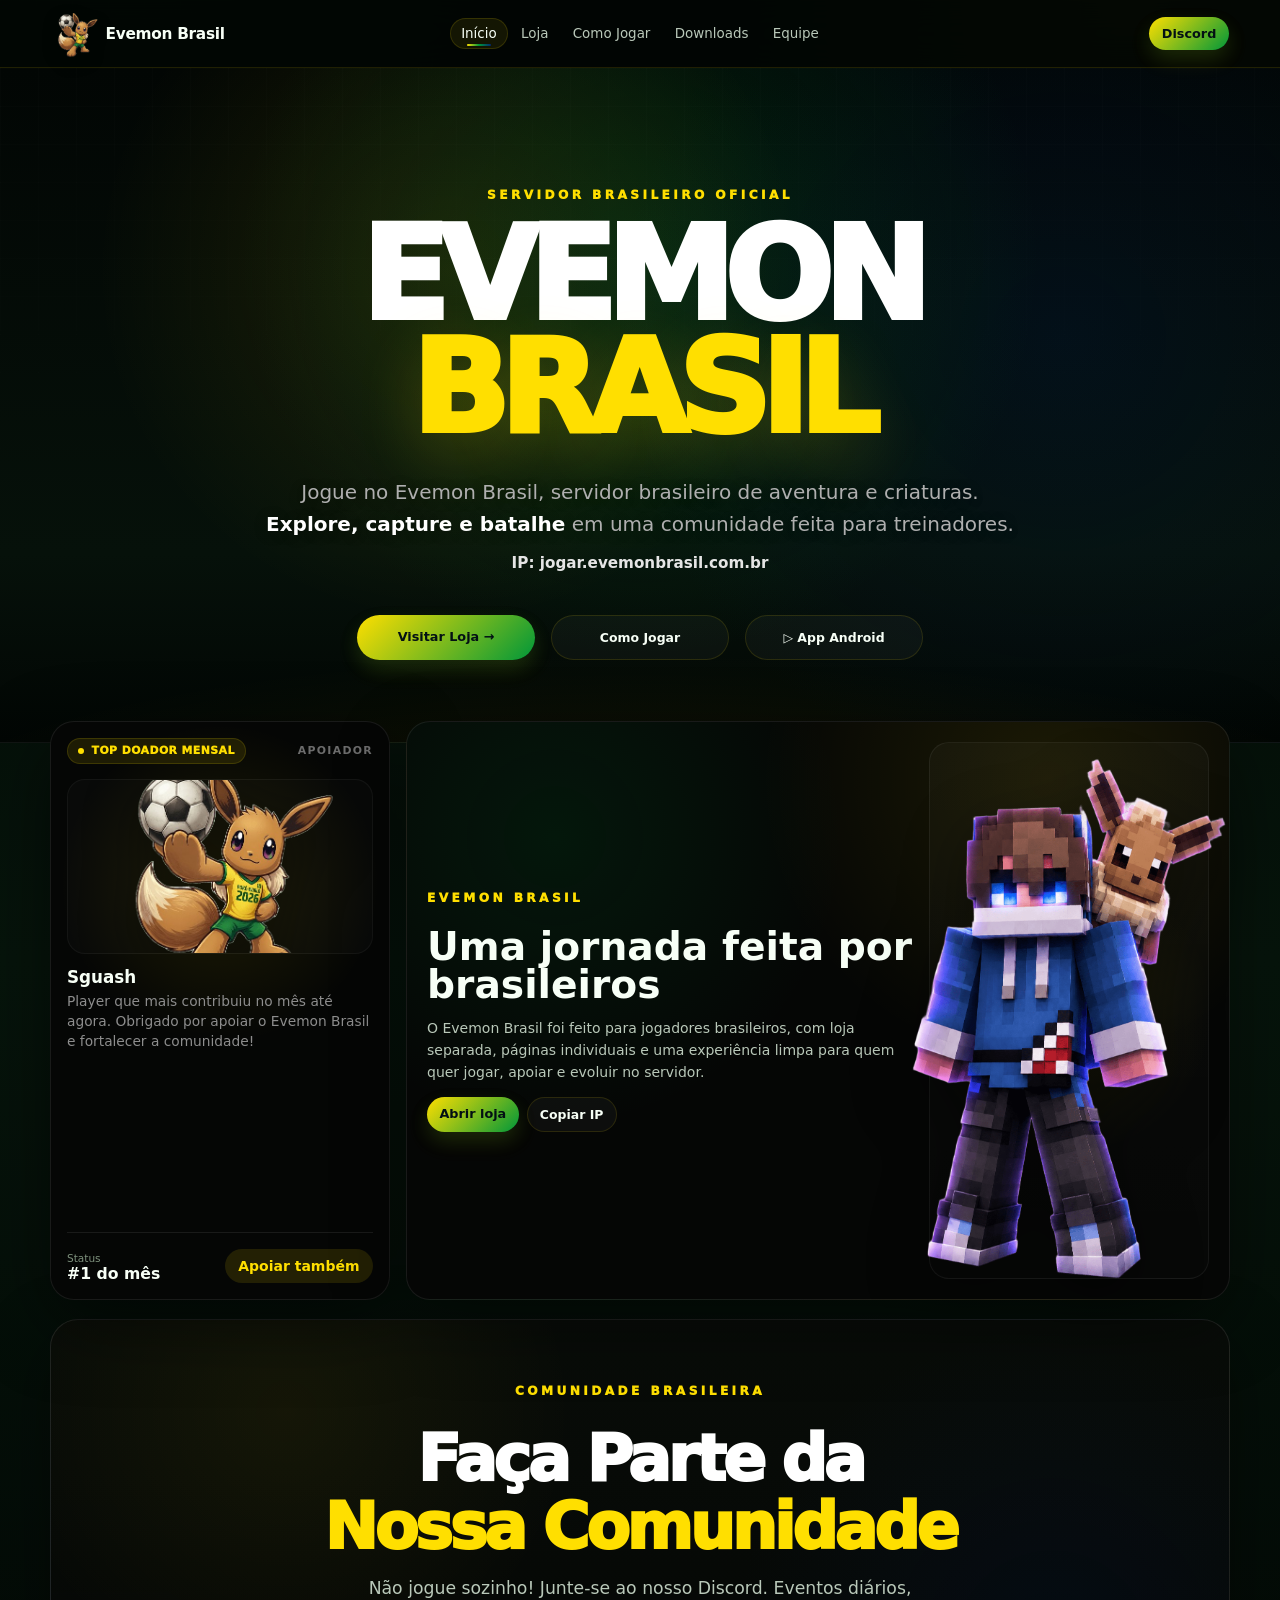
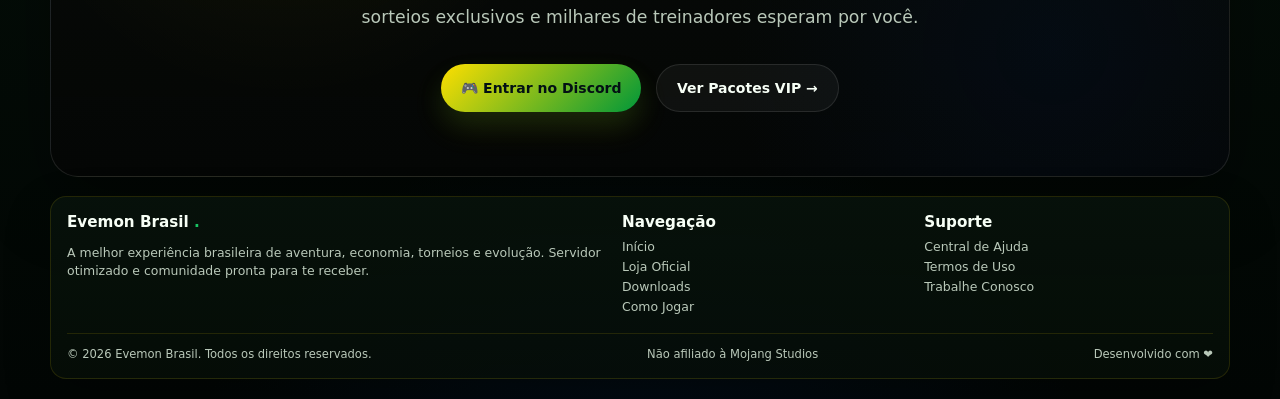
<file: index.html>
<!DOCTYPE html>
<html lang="pt-BR">
<head>
  <meta charset="UTF-8" />
  <meta name="viewport" content="width=device-width, initial-scale=1.0" />
  <title>Evemon Brasil - Início</title>
  <link rel="stylesheet" href="/assets/styles.css" />
</head>
<body>
  <header class="topbar">
    <a class="brand" href="/">
      <span class="brand-mascot"><img src="/assets/mascote.png" alt="Mascote Evemon Brasil"></span>
      <span>Evemon Brasil</span>
    </a>
    <nav class="nav">
      <a href="/" class="active">Início</a>
      <a href="/shop">Loja</a>
      <a href="/como-jogar">Como Jogar</a>
      <a href="/downloads">Downloads</a>
      <a href="/equipe">Equipe</a>
    </nav>
    <a class="discord-btn" href="https://discord.gg" target="_blank">Discord</a>
  </header>
  <section class="home-hero" id="inicio">
    <div class="home-hero-content">
      <span class="home-kicker">Servidor brasileiro oficial</span>
      <h1 class="home-title"><span>Evemon</span><span>Brasil</span></h1>
      <p class="home-subtitle">Jogue no Evemon Brasil, servidor brasileiro de aventura e criaturas. <b>Explore, capture e batalhe</b> em uma comunidade feita para treinadores.</p>
      <div class="home-ip">IP: jogar.evemonbrasil.com.br</div>
      <div class="home-actions">
        <a class="primary-btn" href="/shop">Visitar Loja →</a>
        <a class="ghost-btn" href="/como-jogar">Como Jogar</a>
        <a class="ghost-btn" href="/downloads">▷ App Android</a>
      </div>
    </div>
  </section>

  <section class="home-featured-wrap">
    <article class="home-feature-card donor-card">
      <div class="home-feature-top">
        <span class="home-feature-badge">Top doador mensal</span>
        <span class="home-feature-category">Apoiador</span>
      </div>
      <div class="donor-avatar">
        <img src="/assets/mascote.png" alt="Mascote Evemon Brasil">
      </div>
      <h2>Sguash</h2>
      <p>Player que mais contribuiu no mês até agora. Obrigado por apoiar o Evemon Brasil e fortalecer a comunidade!</p>
      <div class="home-feature-bottom">
        <div><span class="value-label">Status</span><span class="price">#1 do mês</span></div>
        <a class="details-btn" href="/shop">Apoiar também</a>
      </div>
    </article>

    <div class="home-panel home-panel-mascot">
      <div>
        <span class="home-kicker">Evemon Brasil</span>
        <h2>Uma jornada feita por brasileiros</h2>
        <p>O Evemon Brasil foi feito para jogadores brasileiros, com loja separada, páginas individuais e uma experiência limpa para quem quer jogar, apoiar e evoluir no servidor.</p>
        <div class="hero-actions">
          <a class="primary-btn" href="/shop">Abrir loja</a>
          <button class="ghost-btn copy-ip" data-copy="jogar.evemonbrasil.com.br">Copiar IP</button>
        </div>
      </div>
      <div class="panel-mascot-box"><img src="/assets/jornada.png" alt="Personagem azul com mascote Evemon"></div>
    </div>
  </section>

  <section class="community-section" id="comunidade">
    <div class="community-card">
      <span class="home-kicker">Comunidade brasileira</span>
      <h2>Faça Parte da<br><span>Nossa Comunidade</span></h2>
      <p>Não jogue sozinho! Junte-se ao nosso Discord. Eventos diários, sorteios exclusivos e milhares de treinadores esperam por você.</p>
      <div class="community-actions">
        <a class="community-discord" href="https://discord.gg" target="_blank">🎮 Entrar no Discord</a>
        <a class="community-vip" href="/shop">Ver Pacotes VIP →</a>
      </div>
    </div>
  </section>

  <footer class="glass">
    <div>
      <h3>Evemon Brasil <span class="dot">.</span></h3>
      <p>A melhor experiência brasileira de aventura, economia, torneios e evolução. Servidor otimizado e comunidade pronta para te receber.</p>
    </div>
    <div>
      <h4>Navegação</h4>
      <a href="/">Início</a>
      <a href="/shop">Loja Oficial</a>
      <a href="/downloads">Downloads</a>
      <a href="/como-jogar">Como Jogar</a>
    </div>
    <div>
      <h4>Suporte</h4>
      <a href="https://discord.gg" target="_blank">Central de Ajuda</a>
      <a href="#">Termos de Uso</a>
      <a href="/equipe">Trabalhe Conosco</a>
    </div>
    <p class="copyright"><span>© 2026 Evemon Brasil. Todos os direitos reservados.</span><span>Não afiliado à Mojang Studios</span><span>Desenvolvido com ❤️</span></p>
  </footer>
<script src="/assets/common.js"></script>
</body>
</html>
</file>
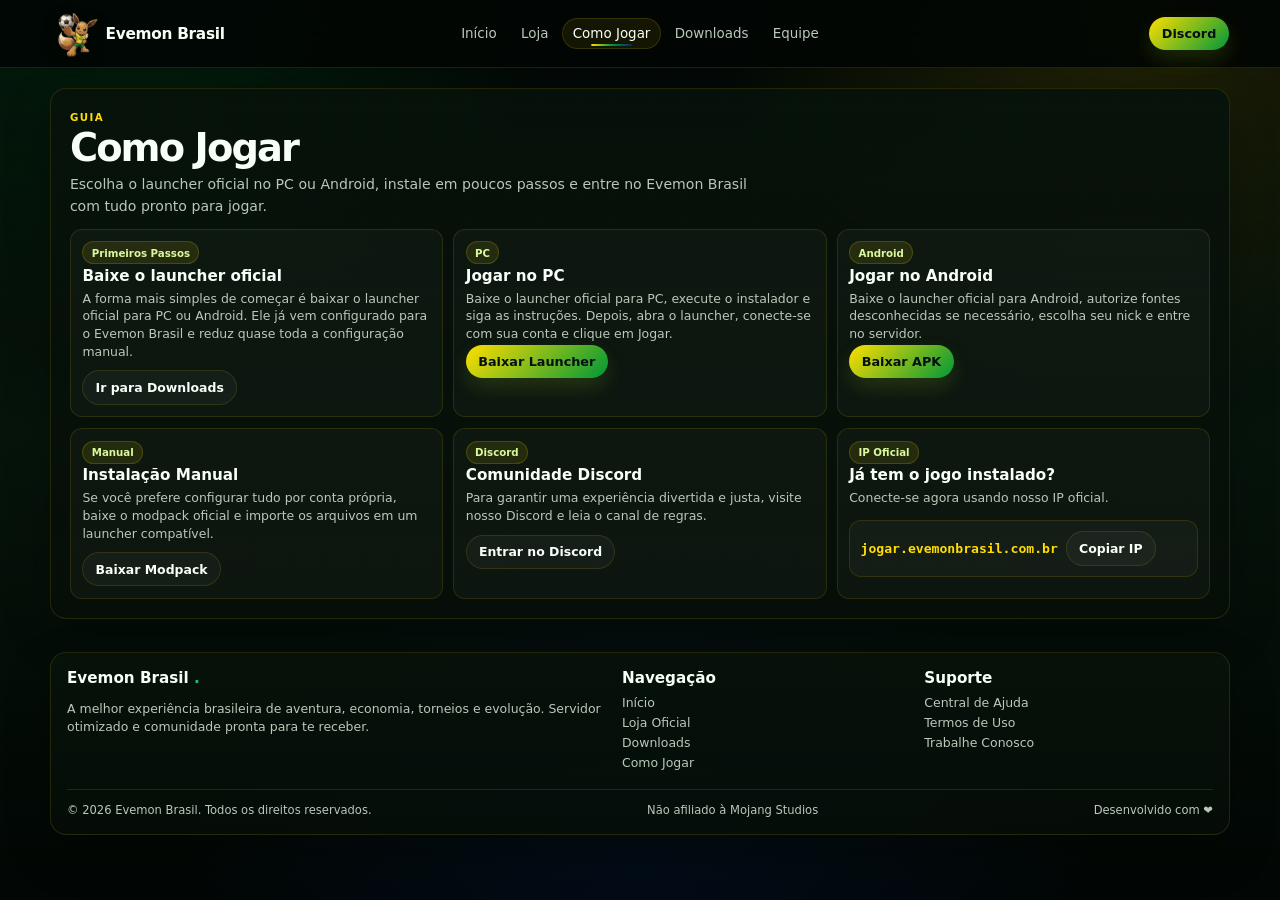
<file: como-jogar.html>
<!DOCTYPE html>
<html lang="pt-BR">
<head>
  <meta charset="UTF-8" />
  <meta name="viewport" content="width=device-width, initial-scale=1.0" />
  <title>Evemon Brasil - Como Jogar</title>
  <link rel="stylesheet" href="/assets/styles.css" />
</head>
<body>
  <header class="topbar">
    <a class="brand" href="/">
      <span class="brand-mascot"><img src="/assets/mascote.png" alt="Mascote Evemon Brasil"></span>
      <span>Evemon Brasil</span>
    </a>
    <nav class="nav">
      <a href="/">Início</a>
      <a href="/shop">Loja</a>
      <a href="/como-jogar" class="active">Como Jogar</a>
      <a href="/downloads">Downloads</a>
      <a href="/equipe">Equipe</a>
    </nav>
    <a class="discord-btn" href="https://discord.gg" target="_blank">Discord</a>
  </header>
  <main class="page page-pad">
    <section class="glass site-section" id="como-jogar">
      <span class="eyebrow">Guia</span>
      <h2 class="section-title-big">Como Jogar</h2>
      <p class="section-lead">Escolha o launcher oficial no PC ou Android, instale em poucos passos e entre no Evemon Brasil com tudo pronto para jogar.</p>

      <div class="info-grid">
        <article class="info-card">
          <span class="pill">Primeiros Passos</span>
          <h3>Baixe o launcher oficial</h3>
          <p>A forma mais simples de começar é baixar o launcher oficial para PC ou Android. Ele já vem configurado para o Evemon Brasil e reduz quase toda a configuração manual.</p>
          <a class="ghost-btn" href="/downloads">Ir para Downloads</a>
        </article>
        <article class="info-card">
          <span class="pill">PC</span>
          <h3>Jogar no PC</h3>
          <p>Baixe o launcher oficial para PC, execute o instalador e siga as instruções. Depois, abra o launcher, conecte-se com sua conta e clique em Jogar.</p>
          <a class="primary-btn" href="/downloads">Baixar Launcher</a>
        </article>
        <article class="info-card">
          <span class="pill">Android</span>
          <h3>Jogar no Android</h3>
          <p>Baixe o launcher oficial para Android, autorize fontes desconhecidas se necessário, escolha seu nick e entre no servidor.</p>
          <a class="primary-btn" href="/downloads">Baixar APK</a>
        </article>
      </div>

      <div class="info-grid">
        <article class="info-card">
          <span class="pill">Manual</span>
          <h3>Instalação Manual</h3>
          <p>Se você prefere configurar tudo por conta própria, baixe o modpack oficial e importe os arquivos em um launcher compatível.</p>
          <a class="ghost-btn" href="/downloads">Baixar Modpack</a>
        </article>
        <article class="info-card">
          <span class="pill">Discord</span>
          <h3>Comunidade Discord</h3>
          <p>Para garantir uma experiência divertida e justa, visite nosso Discord e leia o canal de regras.</p>
          <a class="ghost-btn" href="https://discord.gg" target="_blank">Entrar no Discord</a>
        </article>
        <article class="info-card">
          <span class="pill">IP Oficial</span>
          <h3>Já tem o jogo instalado?</h3>
          <p>Conecte-se agora usando nosso IP oficial.</p>
          <div class="ip-box"><code>jogar.evemonbrasil.com.br</code><button class="ghost-btn copy-ip" data-copy="jogar.evemonbrasil.com.br">Copiar IP</button></div>
        </article>
      </div>
    </section>
  </main>
  <footer class="glass">
    <div>
      <h3>Evemon Brasil <span class="dot">.</span></h3>
      <p>A melhor experiência brasileira de aventura, economia, torneios e evolução. Servidor otimizado e comunidade pronta para te receber.</p>
    </div>
    <div>
      <h4>Navegação</h4>
      <a href="/">Início</a>
      <a href="/shop">Loja Oficial</a>
      <a href="/downloads">Downloads</a>
      <a href="/como-jogar">Como Jogar</a>
    </div>
    <div>
      <h4>Suporte</h4>
      <a href="https://discord.gg" target="_blank">Central de Ajuda</a>
      <a href="#">Termos de Uso</a>
      <a href="/equipe">Trabalhe Conosco</a>
    </div>
    <p class="copyright"><span>© 2026 Evemon Brasil. Todos os direitos reservados.</span><span>Não afiliado à Mojang Studios</span><span>Desenvolvido com ❤️</span></p>
  </footer>
<script src="/assets/common.js"></script>
</body>
</html>
</file>
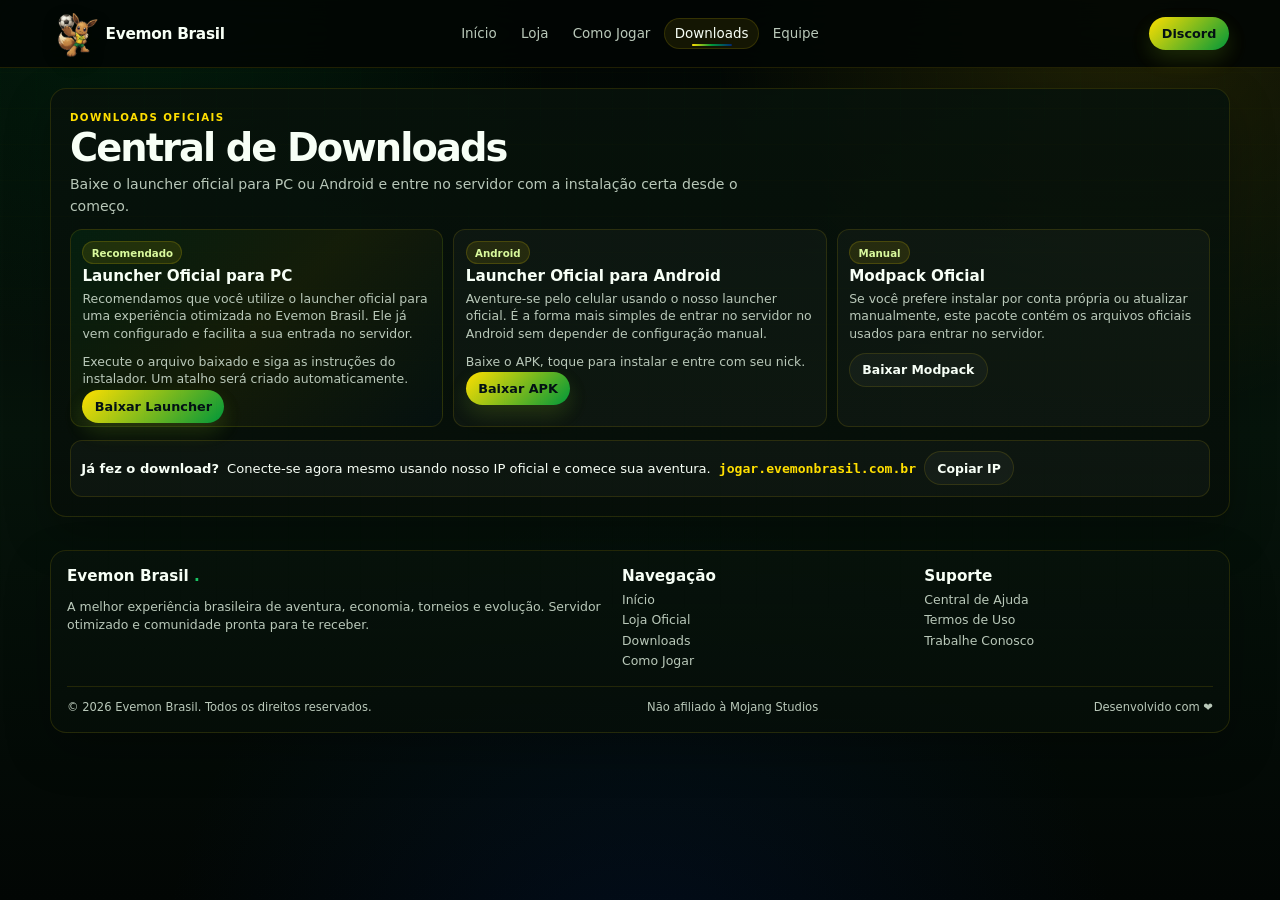
<file: downloads.html>
<!DOCTYPE html>
<html lang="pt-BR">
<head>
  <meta charset="UTF-8" />
  <meta name="viewport" content="width=device-width, initial-scale=1.0" />
  <title>Evemon Brasil - Downloads</title>
  <link rel="stylesheet" href="/assets/styles.css" />
</head>
<body>
  <header class="topbar">
    <a class="brand" href="/">
      <span class="brand-mascot"><img src="/assets/mascote.png" alt="Mascote Evemon Brasil"></span>
      <span>Evemon Brasil</span>
    </a>
    <nav class="nav">
      <a href="/">Início</a>
      <a href="/shop">Loja</a>
      <a href="/como-jogar">Como Jogar</a>
      <a href="/downloads" class="active">Downloads</a>
      <a href="/equipe">Equipe</a>
    </nav>
    <a class="discord-btn" href="https://discord.gg" target="_blank">Discord</a>
  </header>
  <main class="page page-pad">
    <section class="glass site-section" id="downloads">
      <span class="eyebrow">Downloads oficiais</span>
      <h2 class="section-title-big">Central de Downloads</h2>
      <p class="section-lead">Baixe o launcher oficial para PC ou Android e entre no servidor com a instalação certa desde o começo.</p>

      <div class="download-grid">
        <article class="download-card featured-download">
          <span class="pill">Recomendado</span>
          <h3>Launcher Oficial para PC</h3>
          <p>Recomendamos que você utilize o launcher oficial para uma experiência otimizada no Evemon Brasil. Ele já vem configurado e facilita a sua entrada no servidor.</p>
          <p>Execute o arquivo baixado e siga as instruções do instalador. Um atalho será criado automaticamente.</p>
          <a class="primary-btn" href="#">Baixar Launcher</a>
        </article>
        <article class="download-card">
          <span class="pill">Android</span>
          <h3>Launcher Oficial para Android</h3>
          <p>Aventure-se pelo celular usando o nosso launcher oficial. É a forma mais simples de entrar no servidor no Android sem depender de configuração manual.</p>
          <p>Baixe o APK, toque para instalar e entre com seu nick.</p>
          <a class="primary-btn" href="#">Baixar APK</a>
        </article>
        <article class="download-card">
          <span class="pill">Manual</span>
          <h3>Modpack Oficial</h3>
          <p>Se você prefere instalar por conta própria ou atualizar manualmente, este pacote contém os arquivos oficiais usados para entrar no servidor.</p>
          <a class="ghost-btn" href="#">Baixar Modpack</a>
        </article>
      </div>

      <div class="ip-box">
        <strong>Já fez o download?</strong>
        <span>Conecte-se agora mesmo usando nosso IP oficial e comece sua aventura.</span>
        <code>jogar.evemonbrasil.com.br</code>
        <button class="ghost-btn copy-ip" data-copy="jogar.evemonbrasil.com.br">Copiar IP</button>
      </div>
    </section>
  </main>
  <footer class="glass">
    <div>
      <h3>Evemon Brasil <span class="dot">.</span></h3>
      <p>A melhor experiência brasileira de aventura, economia, torneios e evolução. Servidor otimizado e comunidade pronta para te receber.</p>
    </div>
    <div>
      <h4>Navegação</h4>
      <a href="/">Início</a>
      <a href="/shop">Loja Oficial</a>
      <a href="/downloads">Downloads</a>
      <a href="/como-jogar">Como Jogar</a>
    </div>
    <div>
      <h4>Suporte</h4>
      <a href="https://discord.gg" target="_blank">Central de Ajuda</a>
      <a href="#">Termos de Uso</a>
      <a href="/equipe">Trabalhe Conosco</a>
    </div>
    <p class="copyright"><span>© 2026 Evemon Brasil. Todos os direitos reservados.</span><span>Não afiliado à Mojang Studios</span><span>Desenvolvido com ❤️</span></p>
  </footer>
<script src="/assets/common.js"></script>
</body>
</html>
</file>
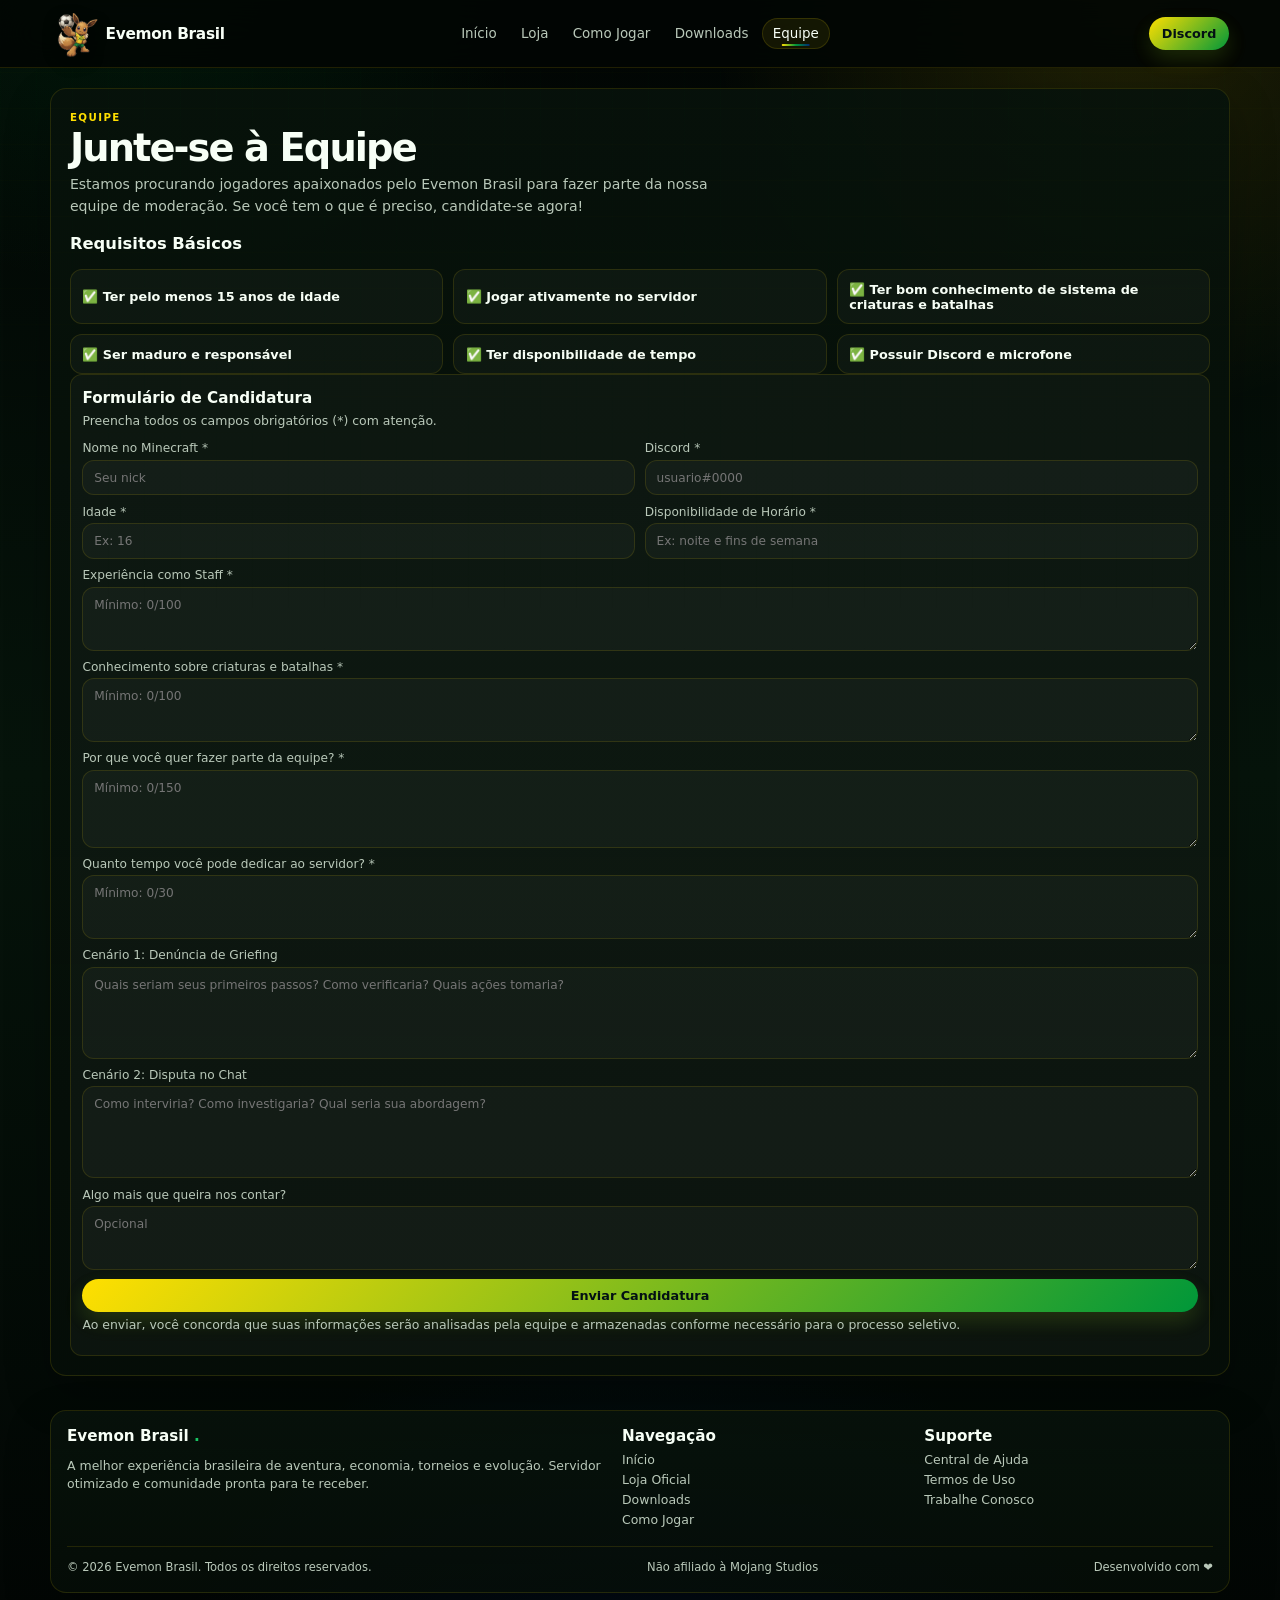
<file: equipe.html>
<!DOCTYPE html>
<html lang="pt-BR">
<head>
  <meta charset="UTF-8" />
  <meta name="viewport" content="width=device-width, initial-scale=1.0" />
  <title>Evemon Brasil - Equipe</title>
  <link rel="stylesheet" href="/assets/styles.css" />
</head>
<body>
  <header class="topbar">
    <a class="brand" href="/">
      <span class="brand-mascot"><img src="/assets/mascote.png" alt="Mascote Evemon Brasil"></span>
      <span>Evemon Brasil</span>
    </a>
    <nav class="nav">
      <a href="/">Início</a>
      <a href="/shop">Loja</a>
      <a href="/como-jogar">Como Jogar</a>
      <a href="/downloads">Downloads</a>
      <a href="/equipe" class="active">Equipe</a>
    </nav>
    <a class="discord-btn" href="https://discord.gg" target="_blank">Discord</a>
  </header>
  <main class="page page-pad">
    <section class="glass site-section" id="equipe">
      <span class="eyebrow">Equipe</span>
      <h2 class="section-title-big">Junte-se à Equipe</h2>
      <p class="section-lead">Estamos procurando jogadores apaixonados pelo Evemon Brasil para fazer parte da nossa equipe de moderação. Se você tem o que é preciso, candidate-se agora!</p>

      <h3>Requisitos Básicos</h3>
      <div class="requirements">
        <div class="requirement">✅ Ter pelo menos 15 anos de idade</div>
        <div class="requirement">✅ Jogar ativamente no servidor</div>
        <div class="requirement">✅ Ter bom conhecimento de sistema de criaturas e batalhas</div>
        <div class="requirement">✅ Ser maduro e responsável</div>
        <div class="requirement">✅ Ter disponibilidade de tempo</div>
        <div class="requirement">✅ Possuir Discord e microfone</div>
      </div>

      <div class="form-card">
        <h3>Formulário de Candidatura</h3>
        <p>Preencha todos os campos obrigatórios (*) com atenção.</p>
        <form class="fake-form" onsubmit="event.preventDefault(); alert('Candidatura enviada para análise da equipe.');">
          <label>Nome no Minecraft *<input placeholder="Seu nick"></label>
          <label>Discord *<input placeholder="usuario#0000"></label>
          <label>Idade *<input placeholder="Ex: 16"></label>
          <label>Disponibilidade de Horário *<input placeholder="Ex: noite e fins de semana"></label>
          <label class="full">Experiência como Staff *<textarea rows="3" placeholder="Mínimo: 0/100"></textarea></label>
          <label class="full">Conhecimento sobre criaturas e batalhas *<textarea rows="3" placeholder="Mínimo: 0/100"></textarea></label>
          <label class="full">Por que você quer fazer parte da equipe? *<textarea rows="4" placeholder="Mínimo: 0/150"></textarea></label>
          <label class="full">Quanto tempo você pode dedicar ao servidor? *<textarea rows="3" placeholder="Mínimo: 0/30"></textarea></label>
          <label class="full">Cenário 1: Denúncia de Griefing<textarea rows="5" placeholder="Quais seriam seus primeiros passos? Como verificaria? Quais ações tomaria?"></textarea></label>
          <label class="full">Cenário 2: Disputa no Chat<textarea rows="5" placeholder="Como interviria? Como investigaria? Qual seria sua abordagem?"></textarea></label>
          <label class="full">Algo mais que queira nos contar? <textarea rows="3" placeholder="Opcional"></textarea></label>
          <button class="primary-btn full" type="submit">Enviar Candidatura</button>
        </form>
        <p>Ao enviar, você concorda que suas informações serão analisadas pela equipe e armazenadas conforme necessário para o processo seletivo.</p>
      </div>
    </section>
  </main>
  <footer class="glass">
    <div>
      <h3>Evemon Brasil <span class="dot">.</span></h3>
      <p>A melhor experiência brasileira de aventura, economia, torneios e evolução. Servidor otimizado e comunidade pronta para te receber.</p>
    </div>
    <div>
      <h4>Navegação</h4>
      <a href="/">Início</a>
      <a href="/shop">Loja Oficial</a>
      <a href="/downloads">Downloads</a>
      <a href="/como-jogar">Como Jogar</a>
    </div>
    <div>
      <h4>Suporte</h4>
      <a href="https://discord.gg" target="_blank">Central de Ajuda</a>
      <a href="#">Termos de Uso</a>
      <a href="/equipe">Trabalhe Conosco</a>
    </div>
    <p class="copyright"><span>© 2026 Evemon Brasil. Todos os direitos reservados.</span><span>Não afiliado à Mojang Studios</span><span>Desenvolvido com ❤️</span></p>
  </footer>

</body>
</html>
</file>
<file: assets/styles.css>
:root {
      --bg: #020604;
      --bg-2: #06140b;
      --panel: #07120b;
      --panel-2: #0d1c10;
      --card: #0b1710;
      --card-2: #102216;
      --line: rgba(255, 223, 0, .12);
      --line-2: rgba(34, 197, 94, .22);
      --text: #f7fff6;
      --muted: #b9c8b9;
      --muted-2: #7d907c;
      --green: #19c463;
      --green-2: #009739;
      --lime: #ffdf00;
      --yellow: #ffdf00;
      --blue-br: #002776;
      --danger: #fb7185;
      --radius: 16px;
      --radius-sm: 12px;
      --shadow: 0 18px 45px rgba(0, 0, 0, .28);
    }

    * { box-sizing: border-box; }
    html { scroll-behavior: smooth; }

    body {
      margin: 0;
      min-height: 100vh;
      font-family: Inter, ui-sans-serif, system-ui, -apple-system, BlinkMacSystemFont, "Segoe UI", sans-serif;
      color: var(--text);
      background:
        radial-gradient(circle at 10% -10%, rgba(0, 151, 57, .18), transparent 28rem),
        radial-gradient(circle at 88% 0%, rgba(255, 223, 0, .12), transparent 26rem),
        radial-gradient(circle at 50% 110%, rgba(0, 39, 118, .20), transparent 30rem),
        linear-gradient(180deg, var(--bg) 0%, var(--bg-2) 48%, var(--bg) 100%);
      font-size: 14px;
    }

    body::before {
      content: "";
      position: fixed;
      inset: 0;
      pointer-events: none;
      background-image:
        linear-gradient(rgba(255,223,0,.018) 1px, transparent 1px),
        linear-gradient(90deg, rgba(25,196,99,.018) 1px, transparent 1px);
      background-size: 36px 36px;
      mask-image: linear-gradient(to bottom, rgba(0,0,0,.75), transparent 78%);
    }

    a { color: inherit; text-decoration: none; }
    button, input, textarea { font: inherit; }
    img { display: block; }

    .topbar {
      position: sticky;
      top: 0;
      z-index: 100;
      display: flex;
      align-items: center;
      justify-content: space-between;
      gap: 1rem;
      padding: .72rem clamp(1rem, 4vw, 3.8rem);
      background: rgba(2, 6, 4, .90);
      border-bottom: 1px solid var(--line);
      backdrop-filter: blur(18px);
    }

    .brand {
      display: flex;
      align-items: center;
      gap: .65rem;
      font-weight: 850;
      white-space: nowrap;
      letter-spacing: -.02em;
      font-size: .96rem;
    }

    .brand-mark {
      width: 34px;
      height: 34px;
      display: grid;
      place-items: center;
      border-radius: 10px;
      background: linear-gradient(135deg, #ffdf00, #009739);
      color: #031014;
      font-weight: 950;
      box-shadow: 0 0 22px rgba(255, 223, 0, .18), 0 0 28px rgba(0, 151, 57, .14);
      font-size: .78rem;
    }

    .dot { color: var(--green); }

    .nav {
      display: flex;
      align-items: center;
      gap: .16rem;
      color: var(--muted);
      font-size: .84rem;
    }

    .nav a {
      position: relative;
      padding: .5rem .68rem;
      border-radius: 999px;
      transition: .16s ease;
    }

    .nav a::after {
      content: "";
      position: absolute;
      left: 50%;
      bottom: .2rem;
      width: 0;
      height: 2px;
      border-radius: 999px;
      background: linear-gradient(90deg, #ffdf00, #009739, #002776);
      transform: translateX(-50%);
      transition: width .18s ease;
    }

    .nav a:hover,
    .nav a.active {
      color: var(--text);
      background: rgba(255,223,0,.075);
      box-shadow: inset 0 0 0 1px rgba(255,223,0,.14);
    }

    .nav a:hover::after,
    .nav a.active::after { width: 42%; }

    .discord-btn,
    .primary-btn,
    .product button,
    .checkout {
      border: 0;
      border-radius: 999px;
      padding: .56rem .78rem;
      font-weight: 850;
      color: #031014;
      background: linear-gradient(135deg, #ffdf00, #009739);
      cursor: pointer;
      box-shadow: 0 10px 22px rgba(255, 223, 0, .10), 0 8px 20px rgba(0, 151, 57, .10);
      transition: transform .16s ease, filter .16s ease;
      font-size: .8rem;
    }

    .discord-btn:hover,
    .primary-btn:hover,
    .product button:hover,
    .checkout:hover {
      transform: translateY(-1px);
      filter: brightness(1.04);
    }

    .ghost-btn {
      display: inline-flex;
      align-items: center;
      justify-content: center;
      border: 1px solid var(--line);
      border-radius: 999px;
      padding: .54rem .76rem;
      font-weight: 780;
      color: var(--text);
      background: rgba(255,255,255,.035);
      cursor: pointer;
      font-size: .78rem;
      transition: .16s ease;
    }

    .ghost-btn:hover {
      background: rgba(255,223,0,.065);
      border-color: rgba(255,223,0,.20);
      transform: translateY(-1px);
    }

    .page {
      width: min(1180px, calc(100% - 1.5rem));
      margin: 0 auto;
    }

    .glass {
      border: 1px solid var(--line);
      border-radius: var(--radius);
      background: linear-gradient(180deg, rgba(7, 18, 11, .92), rgba(6, 14, 8, .78));
      box-shadow: var(--shadow);
      overflow: hidden;
    }

    .hero {
      display: grid;
      grid-template-columns: minmax(0, 1fr) 276px;
      gap: .82rem;
      align-items: stretch;
      padding: 1.3rem 0 .82rem;
    }

    .hero-copy {
      position: relative;
      padding: clamp(1rem, 3vw, 1.72rem);
    }

    .hero-copy::after {
      content: "";
      position: absolute;
      width: 180px;
      height: 180px;
      right: -70px;
      bottom: -70px;
      border-radius: 50%;
      background: radial-gradient(circle, rgba(255,223,0,.10), transparent 65%);
      pointer-events: none;
    }

    .eyebrow {
      color: #ffdf00;
      text-transform: uppercase;
      letter-spacing: .14em;
      font-weight: 850;
      font-size: .64rem;
    }

    h1 {
      max-width: 740px;
      margin: .45rem 0 .55rem;
      font-size: clamp(1.85rem, 4.2vw, 3.55rem);
      line-height: .96;
      letter-spacing: -.055em;
    }

    .hero p,
    .section-lead {
      max-width: 690px;
      margin: 0;
      color: var(--muted);
      font-size: .88rem;
      line-height: 1.54;
    }

    .hero-actions {
      display: flex;
      flex-wrap: wrap;
      gap: .5rem;
      margin-top: .88rem;
    }

    .stats {
      display: grid;
      grid-template-columns: repeat(3, minmax(0, 1fr));
      gap: .5rem;
      margin-top: .88rem;
      max-width: 560px;
    }

    .stat {
      padding: .66rem;
      border: 1px solid var(--line);
      border-radius: var(--radius-sm);
      background: rgba(255,255,255,.032);
    }

    .stat strong {
      display: block;
      font-size: 1.04rem;
      line-height: 1;
    }

    .stat span {
      display: block;
      margin-top: .26rem;
      color: var(--muted);
      font-size: .72rem;
    }

    .featured {
      display: flex;
      flex-direction: column;
      justify-content: space-between;
      padding: .7rem;
    }

    .pill {
      align-self: flex-start;
      display: inline-flex;
      align-items: center;
      gap: .3rem;
      padding: .28rem .52rem;
      border-radius: 999px;
      color: #d9f99d;
      background: rgba(255,223,0,.10);
      border: 1px solid rgba(255,223,0,.16);
      font-size: .64rem;
      font-weight: 800;
    }

    .image-frame {
      position: relative;
      display: flex;
      align-items: center;
      justify-content: center;
      border: 1px solid var(--line);
      border-radius: var(--radius-sm);
      background:
        radial-gradient(circle at 50% 42%, rgba(255, 223, 0, .060), transparent 5.6rem),
        linear-gradient(180deg, rgba(255,255,255,.034), rgba(255,255,255,.012));
      overflow: visible;
    }

    .image-frame::before {
      content: "";
      position: absolute;
      inset: .35rem;
      border-radius: 10px;
      border: 1px solid rgba(255,255,255,.035);
      pointer-events: none;
    }

    .featured-image { height: 112px; margin: .5rem 0; }
    .product-image { height: 88px; margin: .3rem 0 .44rem; }

    .image-frame img {
      width: 100%;
      height: 100%;
      object-fit: contain;
      object-position: center;
      filter: drop-shadow(0 8px 12px rgba(0,0,0,.26));
    }

    .featured-image img { padding: .7rem; }
    .product-image img { padding: .62rem; }

    .featured h2 { margin: .08rem 0 .25rem; font-size: .98rem; }
    .featured p { color: var(--muted); line-height: 1.35; margin: 0 0 .5rem; font-size: .78rem; }

    .featured-price,
    .product-price {
      display: flex;
      align-items: center;
      justify-content: space-between;
      gap: .55rem;
      margin-top: auto;
    }

    .value-label { display: block; color: var(--muted-2); font-size: .66rem; }
    .price { display: block; font-size: .98rem; font-weight: 850; }

    .site-section {
      margin: 0 0 .75rem;
      padding: clamp(.85rem, 2vw, 1.18rem);
    }

    .section-split {
      display: grid;
      grid-template-columns: minmax(0, 1fr) 250px;
      gap: .9rem;
      align-items: stretch;
    }

    .section-title-big {
      margin: .32rem 0 .48rem;
      font-size: clamp(1.5rem, 3vw, 2.6rem);
      line-height: .98;
      letter-spacing: -.05em;
    }

    .ip-box {
      display: flex;
      flex-wrap: wrap;
      align-items: center;
      gap: .5rem;
      margin-top: .82rem;
      padding: .65rem;
      border: 1px solid var(--line);
      border-radius: var(--radius-sm);
      background: rgba(255,255,255,.032);
      font-size: .82rem;
    }

    .ip-box code {
      color: #ffdf00;
      font-weight: 800;
      font-size: .82rem;
    }

    .home-card {
      min-height: 100%;
      display: grid;
      align-content: center;
      justify-items: center;
      text-align: center;
      padding: .9rem;
      background:
        radial-gradient(circle at 50% 28%, rgba(255,223,0,.10), transparent 7rem),
        linear-gradient(180deg, rgba(255,255,255,.036), rgba(255,255,255,.014));
    }

    .home-card strong {
      display: block;
      font-size: clamp(1.6rem, 3.4vw, 2.8rem);
      line-height: .88;
      letter-spacing: -.07em;
    }

    .home-card span {
      color: #86efac;
      font-size: .86rem;
      font-weight: 900;
      letter-spacing: .18em;
    }

    .info-grid,
    .download-grid,
    .requirements {
      display: grid;
      grid-template-columns: repeat(3, minmax(0, 1fr));
      gap: .62rem;
      margin-top: .7rem;
    }

    .info-card,
    .download-card,
    .requirement,
    .form-card {
      border: 1px solid var(--line);
      border-radius: var(--radius-sm);
      background: rgba(255,255,255,.030);
      padding: .72rem;
    }

    .info-card h3,
    .download-card h3,
    .form-card h3 {
      margin: .14rem 0 .32rem;
      font-size: .95rem;
    }

    .info-card p,
    .download-card p,
    .requirement p,
    .form-card p {
      color: var(--muted);
      line-height: 1.42;
      margin: .26rem 0 .62rem;
      font-size: .78rem;
    }

    .download-card.featured-download {
      background: linear-gradient(135deg, rgba(0,151,57,.10), rgba(255,223,0,.06), rgba(0,39,118,.06));
    }

    .requirement {
      display: flex;
      align-items: center;
      gap: .45rem;
      color: var(--text);
      font-weight: 720;
      font-size: .8rem;
    }

    .fake-form {
      display: grid;
      grid-template-columns: repeat(2, minmax(0, 1fr));
      gap: .58rem;
      margin-top: .7rem;
    }

    .fake-form label {
      display: grid;
      gap: .28rem;
      color: var(--muted);
      font-size: .76rem;
    }

    .fake-form input,
    .fake-form textarea {
      width: 100%;
      border: 1px solid var(--line);
      border-radius: 12px;
      padding: .62rem .68rem;
      background: rgba(255,255,255,.032);
      color: var(--text);
      outline: 0;
      resize: vertical;
    }

    .fake-form .full { grid-column: 1 / -1; }

    .shop-grid {
      display: grid;
      grid-template-columns: 170px minmax(0, 1fr) 280px;
      gap: .78rem;
      align-items: start;
      padding: 0 0 1.35rem;
    }

    .category-panel,
    .catalog,
    .sidebar { padding: .74rem; }

    .category-panel,
    .sidebar {
      position: sticky;
      top: 66px;
    }

    .side-title {
      display: flex;
      align-items: center;
      justify-content: space-between;
      gap: .5rem;
      margin-bottom: .6rem;
    }

    .side-title h2 {
      margin: 0;
      font-size: .96rem;
      letter-spacing: -.02em;
    }

    .side-title span { color: var(--muted-2); font-size: .72rem; }

    .filters {
      display: grid;
      gap: .38rem;
    }

    .filters button {
      width: 100%;
      display: flex;
      align-items: center;
      justify-content: space-between;
      gap: .55rem;
      border: 1px solid var(--line);
      border-radius: 12px;
      padding: .52rem .58rem;
      background: rgba(255,255,255,.028);
      color: var(--muted);
      cursor: pointer;
      font-size: .76rem;
      text-align: left;
      transition: .16s ease;
    }

    .filters button:hover {
      color: var(--text);
      background: rgba(255,223,0,.070);
      border-color: rgba(255,223,0,.20);
      transform: translateX(2px);
    }

    .filters button.active {
      background: linear-gradient(135deg, #ffdf00, #009739);
      color: #031014;
      font-weight: 850;
      border-color: transparent;
      box-shadow: 0 10px 22px rgba(255,223,0,.10), 0 8px 18px rgba(0,151,57,.10);
    }

    .catalog-header {
      display: grid;
      grid-template-columns: 1fr auto;
      gap: .7rem;
      align-items: end;
      margin-bottom: .6rem;
    }

    .catalog-header h2 {
      margin: .12rem 0 0;
      font-size: clamp(1.15rem, 2vw, 1.52rem);
      letter-spacing: -.035em;
    }

    .result { color: var(--muted); font-size: .78rem; }

    .search-row {
      display: grid;
      grid-template-columns: 1fr auto;
      gap: .45rem;
      margin-bottom: .68rem;
    }

    .search-row input {
      width: 100%;
      min-width: 0;
      color: var(--text);
      border: 1px solid var(--line);
      border-radius: 13px;
      padding: .58rem .68rem;
      outline: 0;
      background: rgba(255,255,255,.032);
      font-size: .82rem;
    }

    .category { margin-top: .8rem; }
    .category:first-child { margin-top: .25rem; }

    .category-title {
      display: flex;
      align-items: end;
      justify-content: space-between;
      gap: .75rem;
      margin-bottom: .48rem;
      padding: .05rem .02rem;
    }

    .category-title h3 { margin: 0; font-size: .98rem; }
    .category-title p { margin: .14rem 0 0; color: var(--muted); font-size: .75rem; }
    .category-title span { color: var(--muted-2); font-size: .74rem; }

    .grid {
      display: grid;
      grid-template-columns: repeat(3, minmax(0, 1fr));
      gap: .55rem;
    }

    .product {
      min-height: 100%;
      display: flex;
      flex-direction: column;
      border: 1px solid var(--line);
      border-radius: 13px;
      padding: .52rem;
      background: linear-gradient(180deg, rgba(255,255,255,.040), rgba(255,255,255,.014));
      transition: transform .16s ease, border-color .16s ease, background .16s ease;
    }

    .product:hover {
      transform: translateY(-2px);
      border-color: rgba(255,223,0,.26);
      background: linear-gradient(180deg, rgba(255,255,255,.054), rgba(255,255,255,.020));
    }

    .badge {
      min-height: 18px;
      align-self: flex-start;
      display: inline-flex;
      align-items: center;
      border-radius: 999px;
      padding: .18rem .42rem;
      color: #ffdf00;
      background: rgba(255,223,0,.09);
      border: 1px solid rgba(255,223,0,.15);
      font-size: .57rem;
      font-weight: 800;
      line-height: 1;
    }

    .badge.empty { opacity: 0; }

    .product small { color: var(--muted-2); font-size: .68rem; }
    .product h3 { margin: .16rem 0 .2rem; font-size: .80rem; line-height: 1.2; }
    .product p { margin: 0 0 .42rem; min-height: 38px; color: var(--muted); line-height: 1.28; font-size: .68rem; }
    .product .value-label { font-size: .61rem; }
    .product .price { margin-bottom: .38rem; font-size: .84rem; }
    .product button { width: 100%; padding: .42rem .55rem; font-size: .70rem; }

    .cart-head {
      display: flex;
      align-items: start;
      justify-content: space-between;
      gap: .7rem;
      margin-bottom: .65rem;
    }

    .cart-head h2 { margin: 0; font-size: 1rem; }
    .cart-head span { color: var(--muted); font-size: .76rem; }

    .empty-cart,
    .cart-item,
    .info-box {
      border: 1px solid var(--line);
      border-radius: 14px;
      padding: .68rem;
      background: rgba(255,255,255,.030);
    }

    .empty-cart strong { display: block; font-size: .82rem; }
    .empty-cart p,
    .info-box p { margin: .24rem 0 0; color: var(--muted); line-height: 1.38; font-size: .73rem; }

    .cart-item {
      display: grid;
      grid-template-columns: 1fr auto;
      gap: .45rem;
      align-items: center;
      margin-bottom: .45rem;
    }

    .cart-item strong { font-size: .78rem; }
    .cart-item small { color: var(--muted); font-size: .7rem; }

    .remove {
      border: 0;
      border-radius: 9px;
      padding: .34rem .44rem;
      color: #fff;
      background: rgba(251,113,133,.18);
      cursor: pointer;
      font-size: .68rem;
    }

    .total-row {
      display: flex;
      justify-content: space-between;
      gap: .7rem;
      margin-top: .72rem;
      color: var(--muted);
      font-size: .8rem;
    }

    .total-row.final {
      color: var(--text);
      border-top: 1px solid var(--line);
      padding-top: .72rem;
      font-size: .98rem;
      font-weight: 850;
    }

    .checkout { width: 100%; margin-top: .72rem; }
    .checkout:disabled { opacity: .45; cursor: not-allowed; transform: none; }

    .protected {
      display: flex;
      align-items: center;
      justify-content: center;
      gap: .35rem;
      margin-top: .6rem;
      color: var(--muted-2);
      font-size: .72rem;
      text-align: center;
    }

    .info-box { margin-top: .72rem; }
    .info-box h3 { margin: 0 0 .55rem; font-size: .92rem; }
    .info-box p { margin-bottom: .62rem; }

    .recent-row {
      display: flex;
      align-items: center;
      justify-content: space-between;
      gap: .55rem;
      padding: .48rem 0;
      border-bottom: 1px solid var(--line);
      color: var(--muted);
      font-size: .74rem;
    }

    .recent-row:last-child { border-bottom: 0; padding-bottom: 0; }
    .recent-row b { color: var(--text); }

    footer {
      width: min(1180px, calc(100% - 1.5rem));
      margin: 0 auto 1.25rem;
      padding: 1rem;
      display: grid;
      grid-template-columns: 1.5fr .8fr .8fr;
      gap: .85rem;
    }

    footer h3,
    footer h4 { margin: 0 0 .45rem; font-size: .95rem; }
    footer p { color: var(--muted); line-height: 1.45; font-size: .78rem; }
    footer a { display: block; margin: .32rem 0; color: var(--muted); font-size: .78rem; }
    footer a:hover { color: var(--text); }

    .copyright {
      grid-column: 1 / -1;
      margin: 0;
      padding-top: .75rem;
      border-top: 1px solid var(--line);
      display: flex;
      flex-wrap: wrap;
      gap: .55rem 1rem;
      justify-content: space-between;
      font-size: .72rem;
    }

    @media (max-width: 1100px) {
      .shop-grid { grid-template-columns: 150px minmax(0, 1fr); }
      .sidebar { grid-column: 1 / -1; position: static; }
      .grid { grid-template-columns: repeat(3, minmax(0, 1fr)); }
    }

    @media (max-width: 880px) {
      .hero,
      footer,
      .section-split { grid-template-columns: 1fr; }
      .category-panel { position: static; }
      .shop-grid { grid-template-columns: 1fr; }
      .filters { grid-template-columns: repeat(3, minmax(0, 1fr)); }
      .grid { grid-template-columns: repeat(2, minmax(0, 1fr)); }
      .info-grid,
      .download-grid,
      .requirements { grid-template-columns: repeat(2, minmax(0, 1fr)); }
    }

    @media (max-width: 640px) {
      body { font-size: 13px; }
      .page { width: min(100% - 1rem, 1180px); }
      .nav { display: none; }
      .hero { padding-top: .75rem; }
      .stats,
      .catalog-header,
      .search-row,
      .grid,
      .info-grid,
      .download-grid,
      .requirements,
      .fake-form,
      .filters { grid-template-columns: 1fr; }
      .fake-form .full { grid-column: auto; }
      .topbar { padding: .68rem .75rem; }
      .discord-btn { padding: .5rem .7rem; }
    }
  

    /* PÁGINAS INDIVIDUAIS — EVEMON BRASIL */
    .page-pad { padding: 1.25rem 0 1.35rem; }

    .home-hero {
      position: relative;
      min-height: 620px;
      display: grid;
      place-items: center;
      padding: 4.6rem 1rem 2.4rem;
      text-align: center;
      overflow: hidden;
      border-bottom: 1px solid rgba(255,255,255,.06);
      background:
        radial-gradient(circle at 50% 26%, rgba(0,151,57,.18), transparent 25rem),
        radial-gradient(circle at 18% 15%, rgba(255,223,0,.12), transparent 24rem),
        radial-gradient(circle at 86% 10%, rgba(0,39,118,.18), transparent 26rem),
        linear-gradient(180deg, #030704 0%, #051008 72%, #020604 100%);
    }

    .home-hero::before {
      content: "";
      position: absolute;
      inset: 0;
      background:
        linear-gradient(rgba(255,255,255,.018) 1px, transparent 1px),
        linear-gradient(90deg, rgba(255,255,255,.018) 1px, transparent 1px);
      background-size: 38px 38px;
      mask-image: linear-gradient(to bottom, rgba(0,0,0,.6), transparent 78%);
      pointer-events: none;
    }

    .home-hero::after {
      content: "";
      position: absolute;
      inset: auto -20% -44% -20%;
      height: 62%;
      background: radial-gradient(ellipse at center, rgba(255,223,0,.08), transparent 60%);
      pointer-events: none;
    }

    .home-hero-content {
      position: relative;
      z-index: 2;
      width: min(980px, 100%);
    }

    .home-kicker {
      display: inline-block;
      color: var(--yellow);
      text-transform: uppercase;
      letter-spacing: .28em;
      font-size: .76rem;
      font-weight: 950;
      margin-bottom: 1.15rem;
    }

    .home-title {
      margin: 0;
      font-size: clamp(4rem, 12vw, 8.6rem);
      line-height: .82;
      letter-spacing: -.085em;
      font-weight: 950;
      text-transform: uppercase;
    }

    .home-title span:first-child { display: block; color: #fff; }
    .home-title span:last-child {
      display: block;
      color: var(--yellow);
      text-shadow: 0 22px 65px rgba(255,223,0,.18);
    }

    .home-subtitle {
      max-width: 720px;
      margin: 2rem auto .85rem;
      color: #afafaf;
      font-size: clamp(1rem, 2vw, 1.25rem);
      line-height: 1.58;
    }

    .home-subtitle b { color: #fff; }
    .home-ip { margin: .35rem 0 2.7rem; color: #e5e5e5; font-weight: 900; font-size: .95rem; }
    .home-actions { display: flex; justify-content: center; flex-wrap: wrap; gap: 1rem; }
    .home-actions .primary-btn, .home-actions .ghost-btn { min-width: 178px; padding: .86rem 1.15rem; }

    .home-featured-wrap {
      width: min(1180px, calc(100% - 1.5rem));
      margin: -1.4rem auto 1.2rem;
      position: relative;
      z-index: 4;
      display: grid;
      grid-template-columns: 340px minmax(0, 1fr);
      gap: 1rem;
      align-items: stretch;
    }

    .home-feature-card {
      border: 1px solid rgba(255,255,255,.08);
      border-radius: 24px;
      background: #050605;
      padding: 1rem;
      min-height: 360px;
      display: flex;
      flex-direction: column;
      box-shadow: 0 24px 70px rgba(0,0,0,.5);
    }

    .home-feature-top { display: flex; align-items: center; justify-content: space-between; gap: .8rem; margin-bottom: .6rem; }
    .home-feature-badge {
      display: inline-flex;
      align-items: center;
      gap: .45rem;
      color: var(--yellow);
      background: rgba(255,223,0,.10);
      border: 1px solid rgba(255,223,0,.14);
      padding: .35rem .65rem;
      border-radius: 999px;
      font-size: .68rem;
      font-weight: 950;
      text-transform: uppercase;
      letter-spacing: .04em;
    }
    .home-feature-badge::before { content: ""; width: 6px; height: 6px; border-radius: 999px; background: var(--yellow); }
    .home-feature-category { color: #6c6c6c; text-transform: uppercase; letter-spacing: .12em; font-size: .68rem; font-weight: 900; }
    .home-feature-image { height: 175px; display: flex; align-items: center; justify-content: center; margin: .4rem 0 .8rem; }
    .home-feature-image img { max-width: 78%; max-height: 100%; object-fit: contain; filter: drop-shadow(0 18px 25px rgba(255,223,0,.16)); }
    .home-feature-card h2 { margin: 0 0 .35rem; font-size: 1.05rem; }
    .home-feature-card p { margin: 0; color: #8d8d8d; line-height: 1.45; font-size: .86rem; }
    .home-feature-bottom {
      margin-top: auto;
      padding-top: .95rem;
      border-top: 1px solid rgba(255,255,255,.08);
      display: flex;
      align-items: end;
      justify-content: space-between;
      gap: 1rem;
    }

    .home-panel {
      padding: 1rem;
      border: 1px solid rgba(255,255,255,.08);
      border-radius: 24px;
      background:
        radial-gradient(circle at 18% 20%, rgba(0,151,57,.12), transparent 18rem),
        radial-gradient(circle at 78% 10%, rgba(255,223,0,.09), transparent 18rem),
        #050605;
      box-shadow: 0 24px 70px rgba(0,0,0,.42);
    }
    .home-panel h2 { margin: .25rem 0 .55rem; font-size: clamp(1.5rem, 4vw, 2.45rem); line-height: .98; }
    .home-panel p { color: var(--muted); line-height: 1.55; max-width: 700px; }

    .details-btn {
      border: 0;
      border-radius: 999px;
      padding: .58rem .84rem;
      background: rgba(255,223,0,.12);
      color: var(--yellow);
      font-weight: 900;
      cursor: pointer;
      transition: .16s ease;
    }
    .details-btn:hover { background: rgba(255,223,0,.20); transform: translateY(-1px); }

    @media (max-width: 980px) {
      .home-featured-wrap { grid-template-columns: 1fr; }
    }

    @media (max-width: 640px) {
      .home-hero { min-height: 560px; padding-top: 3.6rem; }
      .home-title { font-size: clamp(3.2rem, 18vw, 5rem); }
      .home-actions .primary-btn, .home-actions .ghost-btn { width: 100%; }
    }

/* Ajuste final solicitado: início estilo original + tema Evemon Brasil */
.brand-mascot {
  width: 34px;
  height: 34px;
  border-radius: 999px;
  display: grid;
  place-items: center;
  overflow: hidden;
  background: rgba(255,255,255,.05);
  border: 1px solid rgba(255,223,0,.18);
  box-shadow: 0 0 18px rgba(255,223,0,.12);
}
.brand-mascot img {
  width: 145%;
  height: 145%;
  object-fit: contain;
  transform: translateY(4px);
}

.home-hero {
  min-height: 660px;
  padding-top: 5.2rem;
  background:
    radial-gradient(circle at 50% 28%, rgba(0,151,57,.18), transparent 25rem),
    radial-gradient(circle at 35% 30%, rgba(255,223,0,.10), transparent 22rem),
    radial-gradient(circle at 83% 40%, rgba(0,39,118,.16), transparent 28rem),
    linear-gradient(180deg, #020604 0%, #06110a 72%, #020604 100%);
}
.home-mascot {
  position: absolute;
  right: clamp(1rem, 7vw, 8rem);
  bottom: 1.2rem;
  width: min(360px, 28vw);
  max-height: 430px;
  object-fit: contain;
  opacity: .88;
  z-index: 1;
  pointer-events: none;
  filter: drop-shadow(0 24px 38px rgba(0,0,0,.55));
}
.home-hero-content { z-index: 2; }
.home-title span:first-child { color: #fff; }
.home-title span:last-child {
  color: var(--yellow);
  text-shadow: 0 20px 65px rgba(255,223,0,.20);
}
.home-subtitle { text-shadow: 0 2px 14px rgba(0,0,0,.28); }
.home-featured-wrap {
  grid-template-columns: 340px minmax(0, 1fr);
  align-items: stretch;
}
.donor-card {
  background:
    radial-gradient(circle at 50% 28%, rgba(255,223,0,.10), transparent 10rem),
    #050605;
}
.donor-avatar {
  height: 175px;
  display: flex;
  align-items: center;
  justify-content: center;
  margin: .35rem 0 .8rem;
  border-radius: 18px;
  background: rgba(255,255,255,.018);
  border: 1px solid rgba(255,255,255,.045);
  overflow: hidden;
}
.donor-avatar img {
  width: 150%;
  height: 150%;
  object-fit: contain;
  transform: translateY(18px);
  filter: drop-shadow(0 18px 28px rgba(0,0,0,.42));
}
.home-panel-mascot {
  display: grid;
  grid-template-columns: minmax(0, 1fr) 230px;
  align-items: center;
  gap: 1rem;
  min-height: 360px;
}
.panel-mascot-box {
  min-height: 240px;
  display: grid;
  place-items: center;
  border: 1px solid rgba(255,255,255,.06);
  border-radius: 20px;
  background:
    radial-gradient(circle at 50% 45%, rgba(255,223,0,.10), transparent 8rem),
    linear-gradient(180deg, rgba(255,255,255,.035), rgba(255,255,255,.012));
  overflow: hidden;
}
.panel-mascot-box img {
  width: 140%;
  height: 140%;
  object-fit: contain;
  transform: translateY(12px);
  filter: drop-shadow(0 20px 28px rgba(0,0,0,.38));
}

@media (max-width: 1100px) {
  .home-mascot { opacity: .45; width: min(300px, 34vw); }
  .home-panel-mascot { grid-template-columns: 1fr; }
  .panel-mascot-box { display: none; }
}
@media (max-width: 880px) {
  .home-mascot { display: none; }
  .home-featured-wrap { grid-template-columns: 1fr; }
}


/* Ajuste final de centralização e imagens — Evemon Brasil */
.topbar {
  display: grid;
  grid-template-columns: 1fr auto 1fr;
  align-items: center;
  padding-left: clamp(1.25rem, 4vw, 4rem);
  padding-right: clamp(1.25rem, 4vw, 4rem);
}

.brand {
  justify-self: start;
}

.nav {
  justify-self: center;
}

.discord-btn {
  justify-self: end;
}

.brand-mascot {
  width: 44px;
  height: 44px;
  border-radius: 0;
  border: 0;
  background: transparent;
  box-shadow: none;
  overflow: visible;
  display: grid;
  place-items: center;
}

.brand-mascot img {
  width: 48px;
  height: 48px;
  object-fit: contain;
  transform: none;
  filter: drop-shadow(0 6px 8px rgba(0,0,0,.38));
}

.home-hero {
  min-height: 675px;
  display: flex;
  align-items: center;
  justify-content: center;
  padding: 5.4rem 1rem 3.2rem;
}

.home-hero-content {
  position: relative;
  z-index: 2;
  width: min(900px, calc(100% - 2rem));
  margin: 0 auto;
  text-align: center;
  transform: translateX(0);
}

.home-kicker {
  margin-left: auto;
  margin-right: auto;
}

.home-title {
  width: 100%;
  max-width: 900px;
  margin-left: auto;
  margin-right: auto;
  text-align: center;
  font-size: clamp(4.3rem, 10.2vw, 8rem);
  line-height: .88;
  letter-spacing: -.075em;
}

.home-subtitle {
  margin-left: auto;
  margin-right: auto;
  max-width: 760px;
}

.home-actions {
  justify-content: center;
}

.home-mascot {
  right: max(2rem, calc((100vw - 1180px) / 2 + 1rem));
  bottom: 1.4rem;
  width: min(330px, 24vw);
  opacity: .92;
}

.home-featured-wrap {
  width: min(1180px, calc(100% - 2rem));
  margin-left: auto;
  margin-right: auto;
}

.home-panel-mascot {
  grid-template-columns: minmax(0, 1fr) 280px;
  padding: 1.25rem;
}

.home-panel-mascot > div:first-child {
  align-self: center;
}

.home-panel-mascot h2 {
  max-width: 660px;
}

.home-panel-mascot p {
  max-width: 720px;
}

.panel-mascot-box {
  min-height: 300px;
  overflow: visible;
  background:
    radial-gradient(circle at 50% 50%, rgba(255,223,0,.09), transparent 9rem),
    linear-gradient(180deg, rgba(255,255,255,.028), rgba(255,255,255,.010));
}

.panel-mascot-box img {
  width: auto;
  height: 112%;
  max-width: 118%;
  object-fit: contain;
  transform: translateY(8px);
  filter: drop-shadow(0 22px 32px rgba(0,0,0,.42));
}

.donor-avatar img {
  width: auto;
  height: 132%;
  transform: translateY(12px);
}

@media (max-width: 1100px) {
  .home-title {
    font-size: clamp(4rem, 12vw, 7rem);
  }
  .home-mascot {
    width: min(280px, 28vw);
    opacity: .50;
  }
  .home-panel-mascot {
    grid-template-columns: minmax(0, 1fr) 240px;
  }
  .panel-mascot-box {
    display: grid;
    min-height: 260px;
  }
}

@media (max-width: 880px) {
  .topbar {
    grid-template-columns: 1fr auto;
  }
  .nav {
    display: none;
  }
  .discord-btn {
    justify-self: end;
  }
  .home-hero {
    min-height: 620px;
    padding-top: 4.2rem;
  }
  .home-title {
    font-size: clamp(3.4rem, 17vw, 5.6rem);
  }
  .home-mascot {
    display: none;
  }
  .home-panel-mascot {
    grid-template-columns: 1fr;
  }
  .panel-mascot-box {
    min-height: 260px;
  }
  .panel-mascot-box img {
    height: 108%;
  }
}

@media (max-width: 640px) {
  .home-hero-content {
    width: min(100%, calc(100% - 1rem));
  }
  .home-title {
    letter-spacing: -.055em;
  }
  .brand-mascot {
    width: 38px;
    height: 38px;
  }
  .brand-mascot img {
    width: 42px;
    height: 42px;
  }
}


/* Ajuste solicitado: sem mascote grande no início + bloco da comunidade */
.home-mascot {
  display: none !important;
}

.community-section {
  width: min(1180px, calc(100% - 2rem));
  margin: 1.2rem auto 1.2rem;
}

.community-card {
  min-height: 330px;
  display: grid;
  place-items: center;
  text-align: center;
  padding: clamp(2rem, 5vw, 4.2rem) 1.2rem;
  border: 1px solid rgba(255,255,255,.10);
  border-radius: 28px;
  background:
    radial-gradient(circle at 20% 20%, rgba(255,223,0,.055), transparent 18rem),
    radial-gradient(circle at 85% 72%, rgba(0,39,118,.12), transparent 20rem),
    linear-gradient(180deg, rgba(9,12,9,.92), rgba(5,6,5,.82));
  box-shadow: 0 24px 70px rgba(0,0,0,.38);
  overflow: hidden;
}

.community-card h2 {
  margin: .6rem 0 .8rem;
  color: #fff;
  font-size: clamp(2rem, 5vw, 4rem);
  line-height: 1.05;
  letter-spacing: -.055em;
  font-weight: 950;
}

.community-card h2 span { color: var(--yellow); }

.community-card p {
  max-width: 560px;
  margin: 0 auto;
  color: var(--muted);
  font-size: clamp(.95rem, 1.5vw, 1.08rem);
  line-height: 1.7;
}

.community-actions {
  display: flex;
  justify-content: center;
  flex-wrap: wrap;
  gap: .9rem;
  margin-top: 2rem;
}

.community-discord,
.community-vip {
  display: inline-flex;
  align-items: center;
  justify-content: center;
  min-width: 180px;
  min-height: 48px;
  border-radius: 999px;
  padding: .85rem 1.25rem;
  font-weight: 900;
  transition: .16s ease;
}

.community-discord {
  background: linear-gradient(135deg, #ffdf00, #009739);
  color: #031014;
  box-shadow: 0 16px 32px rgba(255,223,0,.10), 0 12px 26px rgba(0,151,57,.10);
}

.community-vip {
  border: 1px solid rgba(255,255,255,.10);
  background: rgba(255,255,255,.045);
  color: var(--text);
}

.community-discord:hover,
.community-vip:hover {
  transform: translateY(-1px);
  filter: brightness(1.04);
}

@media (max-width: 640px) {
  .community-section {
    width: min(100% - 1rem, 1180px);
  }
  .community-actions a {
    width: 100%;
  }
}
</file>
